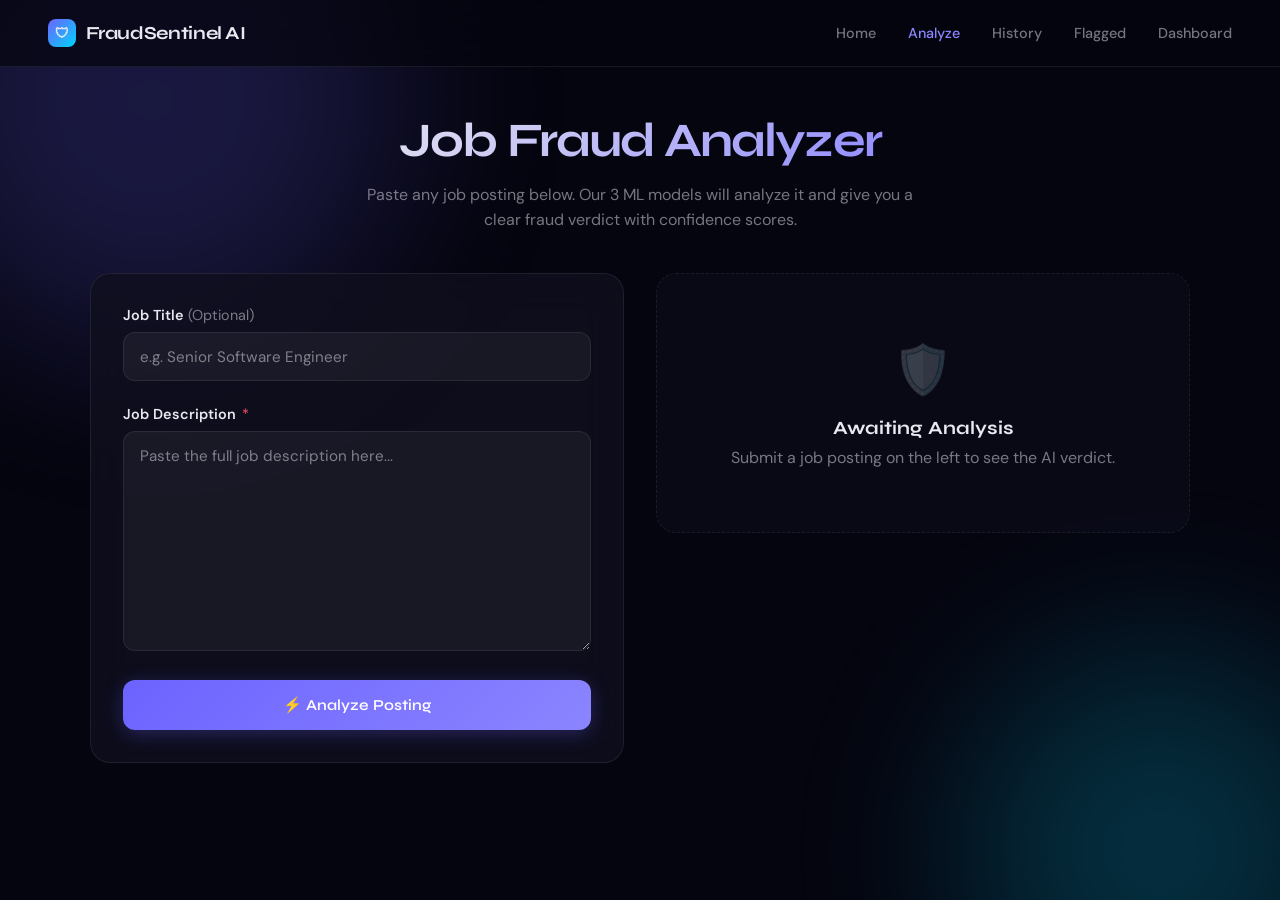
<file: templates/index.html>
<!DOCTYPE html>
<html lang="en">
<head>
<meta charset="UTF-8">
<meta name="viewport" content="width=device-width, initial-scale=1.0">
<title>FraudSentinel AI — Analyze</title>
<link href="https://fonts.googleapis.com/css2?family=Syne:wght@400;500;600;700;800&family=DM+Sans:wght@300;400;500;600;700&display=swap" rel="stylesheet">
<style>
  :root {
    --bg: #05050f;
    --card: rgba(255,255,255,0.04);
    --border: rgba(255,255,255,0.08);
    --blue: #6C63FF;
    --blue-light: #8B85FF;
    --cyan: #00D4FF;
    --red: #FF4D6D;
    --green: #00F5A0;
    --text: #E8E8F0;
    --muted: rgba(232,232,240,0.5);
  }
  *, *::before, *::after { margin: 0; padding: 0; box-sizing: border-box; }
  body {
    font-family: 'DM Sans', sans-serif;
    background: var(--bg);
    color: var(--text);
    min-height: 100vh;
    overflow-x: hidden;
  }
  /* BG orbs */
  .bg-orbs { position: fixed; inset: 0; pointer-events: none; z-index: 0; overflow: hidden; }
  .orb { position: absolute; border-radius: 50%; filter: blur(90px); opacity: 0.2; animation: drift 18s ease-in-out infinite alternate; }
  .orb-1 { width: 500px; height: 500px; background: #6C63FF; top: -150px; left: -100px; }
  .orb-2 { width: 400px; height: 400px; background: #00D4FF; bottom: -150px; right: -80px; animation-delay: -9s; }
  @keyframes drift { 0% { transform: translate(0,0); } 100% { transform: translate(30px,25px); } }

  /* NAV */
  nav {
    position: fixed; top: 0; left: 0; right: 0; z-index: 100;
    display: flex; align-items: center; justify-content: space-between;
    padding: 1.2rem 3rem;
    border-bottom: 1px solid var(--border);
    backdrop-filter: blur(20px);
    background: rgba(5,5,15,0.7);
  }
  .nav-logo {
    display: flex; align-items: center; gap: 0.6rem;
    font-family: 'Syne', sans-serif; font-weight: 700; font-size: 1.15rem;
    color: var(--text); text-decoration: none; letter-spacing: -0.02em;
  }
  .logo-shield {
    width: 28px; height: 28px;
    background: linear-gradient(135deg, var(--blue), var(--cyan));
    border-radius: 8px; display: flex; align-items: center; justify-content: center; font-size: 14px;
  }
  .nav-links { display: flex; align-items: center; gap: 2rem; }
  .nav-links a {
    color: var(--muted); text-decoration: none;
    font-size: 0.9rem; font-weight: 500; transition: color 0.2s;
  }
  .nav-links a:hover, .nav-links a.active { color: var(--blue-light); }

  /* MAIN */
  main {
    position: relative; z-index: 2;
    min-height: 100vh;
    display: flex; flex-direction: column; align-items: center;
    padding: 7rem 2rem 4rem;
  }

  .page-header { text-align: center; margin-bottom: 2.5rem; }
  .page-header h1 {
    font-family: 'Syne', sans-serif;
    font-size: clamp(1.8rem, 4vw, 3rem);
    font-weight: 700; letter-spacing: -0.04em;
    background: linear-gradient(135deg, var(--text), var(--blue-light));
    -webkit-background-clip: text; -webkit-text-fill-color: transparent; background-clip: text;
    margin-bottom: 0.8rem;
  }
  .page-header p { color: var(--muted); font-size: 1rem; max-width: 580px; line-height: 1.6; }

  /* FORM CARD */
  .form-card {
    width: 100%; max-width: 520px;
    background: rgba(15,15,30,0.8);
    border: 1px solid var(--border);
    border-radius: 20px;
    padding: 2rem;
    backdrop-filter: blur(20px);
    margin-bottom: 2rem;
  }
  .field { margin-bottom: 1.5rem; }
  .field label {
    display: block; font-size: 0.9rem; font-weight: 600;
    margin-bottom: 0.5rem; color: var(--text);
  }
  .field label span { color: var(--muted); font-weight: 400; }
  .field label .req { color: var(--red); margin-left: 2px; }
  .field input, .field textarea {
    width: 100%;
    background: rgba(255,255,255,0.05);
    border: 1px solid var(--border);
    border-radius: 12px;
    padding: 0.85rem 1rem;
    color: var(--text);
    font-family: 'DM Sans', sans-serif;
    font-size: 0.95rem;
    transition: border-color 0.2s, box-shadow 0.2s;
    outline: none;
    resize: vertical;
  }
  .field input::placeholder, .field textarea::placeholder { color: var(--muted); }
  .field input:focus, .field textarea:focus {
    border-color: rgba(108,99,255,0.5);
    box-shadow: 0 0 0 3px rgba(108,99,255,0.1);
  }
  .field textarea { min-height: 220px; }

  .btn-analyze {
    width: 100%; padding: 1rem;
    background: linear-gradient(135deg, var(--blue), var(--blue-light));
    color: white; border: none; border-radius: 12px;
    font-family: 'Syne', sans-serif; font-weight: 600; font-size: 0.95rem;
    cursor: pointer; transition: transform 0.2s, box-shadow 0.2s;
    display: flex; align-items: center; justify-content: center; gap: 0.5rem;
    box-shadow: 0 4px 20px rgba(108,99,255,0.3);
  }
  .btn-analyze:hover { transform: translateY(-2px); box-shadow: 0 8px 30px rgba(108,99,255,0.5); }
  .btn-analyze:disabled { opacity: 0.6; cursor: not-allowed; transform: none; }

  /* RESULT */
  .result-card {
    width: 100%; max-width: 520px;
    border-radius: 20px;
    padding: 2rem;
    border: 1px solid var(--border);
    backdrop-filter: blur(20px);
    display: none;
    animation: fadeUp 0.5s ease both;
  }
  .result-card.show { display: block; }
  .result-card.fraudulent { background: rgba(255,77,109,0.08); border-color: rgba(255,77,109,0.3); }
  .result-card.genuine    { background: rgba(0,245,160,0.06); border-color: rgba(0,245,160,0.3); }

  /* GRID LAYOUT AND TABS */
  .analysis-container {
    display: grid;
    grid-template-columns: 1fr 1fr;
    gap: 2rem;
    width: 100%;
    max-width: 1100px;
    margin: 0 auto;
  }
  @media (max-width: 900px) {
    .analysis-container { grid-template-columns: 1fr; }
  }
  .form-card { max-width: 100%; margin-bottom: 0; }
  .result-card { max-width: 100%; }
  .error-msg { max-width: 100%; }

  .placeholder-card {
    width: 100%; border-radius: 20px; padding: 4rem 2rem;
    background: rgba(15,15,30,0.5); border: 1px dashed var(--border);
    text-align: center; color: var(--muted);
  }
  .placeholder-card.hide { display: none; }
  .placeholder-icon { font-size: 3rem; margin-bottom: 1rem; opacity: 0.5; }
  .placeholder-card h3 { font-family: 'Syne', sans-serif; color: var(--text); margin-bottom: 0.5rem; }

  /* Tabs CSS */
  .result-tabs {
    display: flex; gap: 0.5rem; margin-bottom: 1rem; border-bottom: 1px solid var(--border); padding-bottom: 0.8rem;
  }
  .tab-btn {
    background: transparent; border: none; color: var(--muted); font-family: 'DM Sans', sans-serif;
    font-size: 0.9rem; font-weight: 600; padding: 0.6rem 1.2rem; cursor: pointer; border-radius: 8px;
    transition: all 0.2s;
  }
  .tab-btn:hover { color: var(--text); background: rgba(255,255,255,0.05); }
  .tab-btn.active { color: var(--blue-light); background: rgba(108,99,255,0.1); }
  .tab-content { display: none; animation: fadeUp 0.3s ease both; }
  .tab-content.active { display: block; }
  
  .reasons-list { list-style: none; padding: 0; margin: 0; }
  .reasons-list li {
    padding: 1rem; background: rgba(255,255,255,0.03); border-radius: 12px; margin-bottom: 0.8rem;
    font-size: 0.9rem; border-left: 3px solid var(--blue-light); color: var(--text); line-height: 1.5;
    position: relative;
  }
  .reasons-list li .flag-badge {
    position: absolute; top: 0.8rem; right: 1rem;
    font-size: 0.65rem; font-weight: 700; text-transform: uppercase;
    padding: 2px 8px; border-radius: 4px; letter-spacing: 0.05em;
  }
  .flag-high { background: rgba(255,77,109,0.2); color: var(--red); border: 1px solid rgba(255,77,109,0.3); }
  .flag-medium { background: rgba(255,165,0,0.2); color: #FFA500; border: 1px solid rgba(255,165,0,0.3); }
  .flag-low { background: rgba(108,99,255,0.2); color: var(--blue-light); border: 1px solid rgba(108,99,255,0.3); }

  .fraudulent .reasons-list li { border-left-color: var(--red); background: rgba(255,77,109,0.05); }
  .genuine .reasons-list li { border-left-color: var(--green); background: rgba(0,245,160,0.05); }

  .result-verdict {
    display: flex; align-items: center; gap: 1rem;
    margin-bottom: 1.5rem;
  }
  .verdict-icon { font-size: 2.5rem; }
  .verdict-text h2 {
    font-family: 'Syne', sans-serif; font-size: clamp(1.2rem, 2vw, 1.5rem); font-weight: 700; letter-spacing: -0.02em;
  }
  .verdict-text h2.fraud-label { color: var(--red); }
  .verdict-text h2.genuine-label { color: var(--green); }
  .verdict-text p { color: var(--muted); font-size: 0.88rem; margin-top: 0.2rem; }

  .confidence-bar-wrap { margin-bottom: 1.5rem; }
  .conf-label { display: flex; justify-content: space-between; font-size: 0.85rem; color: var(--muted); margin-bottom: 0.4rem; }
  .conf-label span:last-child { font-weight: 600; color: var(--text); }
  .conf-bar { height: 6px; background: rgba(255,255,255,0.08); border-radius: 100px; overflow: hidden; }
  .conf-fill { height: 100%; border-radius: 100px; transition: width 1s ease; }
  .fraudulent .conf-fill { background: linear-gradient(90deg, var(--red), #FF8FA3); }
  .genuine    .conf-fill { background: linear-gradient(90deg, var(--green), var(--cyan)); }

  .model-breakdown { display: grid; grid-template-columns: repeat(3, 1fr); gap: 0.8rem; }
  .model-chip {
    padding: 0.7rem; border-radius: 10px;
    background: rgba(255,255,255,0.04); border: 1px solid var(--border);
    text-align: center;
  }
  .model-chip.winner { border-color: rgba(108,99,255,0.5); background: rgba(108,99,255,0.1); }
  .chip-name { font-size: 0.72rem; color: var(--muted); font-weight: 600; letter-spacing: 0.05em; text-transform: uppercase; margin-bottom: 0.3rem; }
  .chip-label { font-size: 0.8rem; font-weight: 700; margin-bottom: 0.2rem; }
  .chip-label.fraud { color: var(--red); }
  .chip-label.genuine { color: var(--green); }
  .chip-conf { font-size: 0.75rem; color: var(--muted); }
  .chip-best { font-size: 0.65rem; color: var(--blue-light); font-weight: 600; margin-top: 0.2rem; }

  .loading { display: none; text-align: center; padding: 2rem; }
  .loading.show { display: block; }
  .spinner {
    width: 40px; height: 40px; border: 3px solid var(--border);
    border-top-color: var(--blue); border-radius: 50%;
    animation: spin 0.8s linear infinite; margin: 0 auto 1rem;
  }
  @keyframes spin { to { transform: rotate(360deg); } }
  @keyframes fadeUp { from { opacity:0; transform:translateY(20px); } to { opacity:1; transform:translateY(0); } }

  .error-msg {
    width: 100%; max-width: 520px;
    padding: 1rem 1.2rem;
    background: rgba(255,77,109,0.1); border: 1px solid rgba(255,77,109,0.3);
    border-radius: 12px; color: var(--red); font-size: 0.9rem;
    display: none; margin-bottom: 1rem;
  }
  .error-msg.show { display: block; }
</style>
</head>
<body>
<div class="bg-orbs">
  <div class="orb orb-1"></div>
  <div class="orb orb-2"></div>
</div>

<nav>
  <a href="/" class="nav-logo">
    <div class="logo-shield">🛡</div>
    FraudSentinel AI
  </a>
  <div class="nav-links">
    <a href="/">Home</a>
    <a href="/analyze" class="active">Analyze</a>
    <a href="/history">History</a>
    <a href="/flagged-ui">Flagged</a>
    <a href="/admin/stats-ui">Dashboard</a>
  </div>
</nav>

<main>
  <div class="page-header">
    <h1>Job Fraud Analyzer</h1>
    <p>Paste any job posting below. Our 3 ML models will analyze it and give you a clear fraud verdict with confidence scores.</p>
  </div>

  <div class="analysis-container">
    <div class="analysis-form-col">
      <div class="error-msg" id="errorMsg"></div>

      <div class="form-card">
        <div class="field">
          <label>Job Title <span>(Optional)</span></label>
          <input type="text" id="jobTitle" placeholder="e.g. Senior Software Engineer">
        </div>
        <div class="field">
          <label>Job Description <span class="req">*</span></label>
          <textarea id="jobDesc" placeholder="Paste the full job description here..."></textarea>
        </div>
        <button class="btn-analyze" id="analyzeBtn" onclick="analyze()">
          ⚡ Analyze Posting
        </button>
      </div>
    </div>

    <div class="analysis-result-col">
      <div class="placeholder-card" id="placeholderCard">
        <div class="placeholder-icon">🛡️</div>
        <h3>Awaiting Analysis</h3>
        <p>Submit a job posting on the left to see the AI verdict.</p>
      </div>

      <div class="loading" id="loading">
        <div class="spinner"></div>
        <p style="color:var(--muted);font-size:0.9rem">Running 3 ML models simultaneously...</p>
      </div>

      <div class="result-card" id="resultCard">
        <div class="result-verdict">
          <div class="verdict-icon" id="verdictIcon"></div>
          <div class="verdict-text">
            <h2 id="verdictLabel"></h2>
            <p id="verdictSub"></p>
          </div>
        </div>
        <div class="confidence-bar-wrap">
          <div class="conf-label">
            <span>Confidence Score</span>
            <span id="confNum"></span>
          </div>
          <div class="conf-bar">
            <div class="conf-fill" id="confFill" style="width:0%"></div>
          </div>
        </div>

        <div class="result-tabs">
          <button class="tab-btn active" onclick="switchTab('models')">Models Breakdown</button>
          <button class="tab-btn" onclick="switchTab('reasons')">Reasoning</button>
        </div>

        <div id="modelsTab" class="tab-content active">
          <div class="model-breakdown" id="modelBreakdown"></div>
        </div>

        <div id="reasonsTab" class="tab-content">
          <ul class="reasons-list" id="reasonsList"></ul>
        </div>
      </div>
    </div>
  </div>
</main>

<script>
async function analyze() {
  const title = document.getElementById('jobTitle').value.trim();
  const desc  = document.getElementById('jobDesc').value.trim();
  const errEl = document.getElementById('errorMsg');
  errEl.classList.remove('show');

  if (!desc) {
    errEl.textContent = 'Please enter a job description.';
    errEl.classList.add('show');
    return;
  }

  document.getElementById('analyzeBtn').disabled = true;
  document.getElementById('placeholderCard').classList.add('hide');
  document.getElementById('loading').classList.add('show');
  document.getElementById('resultCard').classList.remove('show');

  try {
    const res  = await fetch('/predict', {
      method: 'POST',
      headers: { 'Content-Type': 'application/json' },
      body: JSON.stringify({ title, description: desc })
    });
    const data = await res.json();

    if (!res.ok) throw new Error(data.error || 'Server error');

    showResult(data);
  } catch (e) {
    errEl.textContent = e.message;
    errEl.classList.add('show');
  } finally {
    document.getElementById('analyzeBtn').disabled = false;
    document.getElementById('loading').classList.remove('show');
  }
}

function showResult(data) {
  const card   = document.getElementById('resultCard');
  const isFraud = data.is_fraudulent;

  card.className = 'result-card show ' + (isFraud ? 'fraudulent' : 'genuine');

  document.getElementById('verdictIcon').textContent  = isFraud ? '⚠️' : '✅';
  const lbl = document.getElementById('verdictLabel');
  lbl.textContent = isFraud ? 'FRAUDULENT' : 'GENUINE';
  lbl.className   = isFraud ? 'fraud-label' : 'genuine-label';
  document.getElementById('verdictSub').textContent =
    `Best model: ${data.model_used} · Confidence: ${data.confidence}%`;

  document.getElementById('confNum').textContent = data.confidence + '%';
  setTimeout(() => {
    document.getElementById('confFill').style.width = data.confidence + '%';
  }, 100);

  const breakdown = document.getElementById('modelBreakdown');
  breakdown.innerHTML = '';
  const models = data.all_models || {};
  Object.entries(models).forEach(([name, info]) => {
    const isWinner = name === data.model_used;
    const isFr = info.label === 'Fraudulent';
    breakdown.innerHTML += `
      <div class="model-chip ${isWinner ? 'winner' : ''}">
        <div class="chip-name">${name}</div>
        <div class="chip-label ${isFr ? 'fraud' : 'genuine'}">${info.label}</div>
        <div class="chip-conf">${info.confidence}%</div>
        ${isWinner ? '<div class="chip-best">★ Selected</div>' : ''}
      </div>`;
  });

  const reasonsList = document.getElementById('reasonsList');
  reasonsList.innerHTML = '';
  
  // 1. Show Semantic Flags with Badges
  if (data.semantic_flags && data.semantic_flags.length) {
    data.semantic_flags.forEach(f => {
      reasonsList.innerHTML += `
        <li>
          <span class="flag-badge flag-${f.severity}">${f.severity} risk</span>
          <strong style="display:block;margin-bottom:4px;color:var(--text)">${f.type}</strong>
          ${f.indicator}
        </li>`;
    });
  }

  // 2. Show General Reasoning
  if (data.reasons && data.reasons.length) {
    data.reasons.forEach(r => {
      // Avoid duplicating info already in semantic flags
      if (!r.startsWith('[')) {
        reasonsList.innerHTML += `<li>${r}</li>`;
      }
    });
  }
  
  if (reasonsList.innerHTML === '') {
    reasonsList.innerHTML = `<li>No specific reasoning provided.</li>`;
  }
}

function switchTab(tabId) {
  document.querySelectorAll('.tab-btn').forEach(btn => btn.classList.remove('active'));
  document.querySelectorAll('.tab-content').forEach(content => content.classList.remove('active'));
  document.querySelector(`button[onclick="switchTab('${tabId}')"]`).classList.add('active');
  document.getElementById(tabId + 'Tab').classList.add('active');
}
</script>
</body>
</html>
</file>
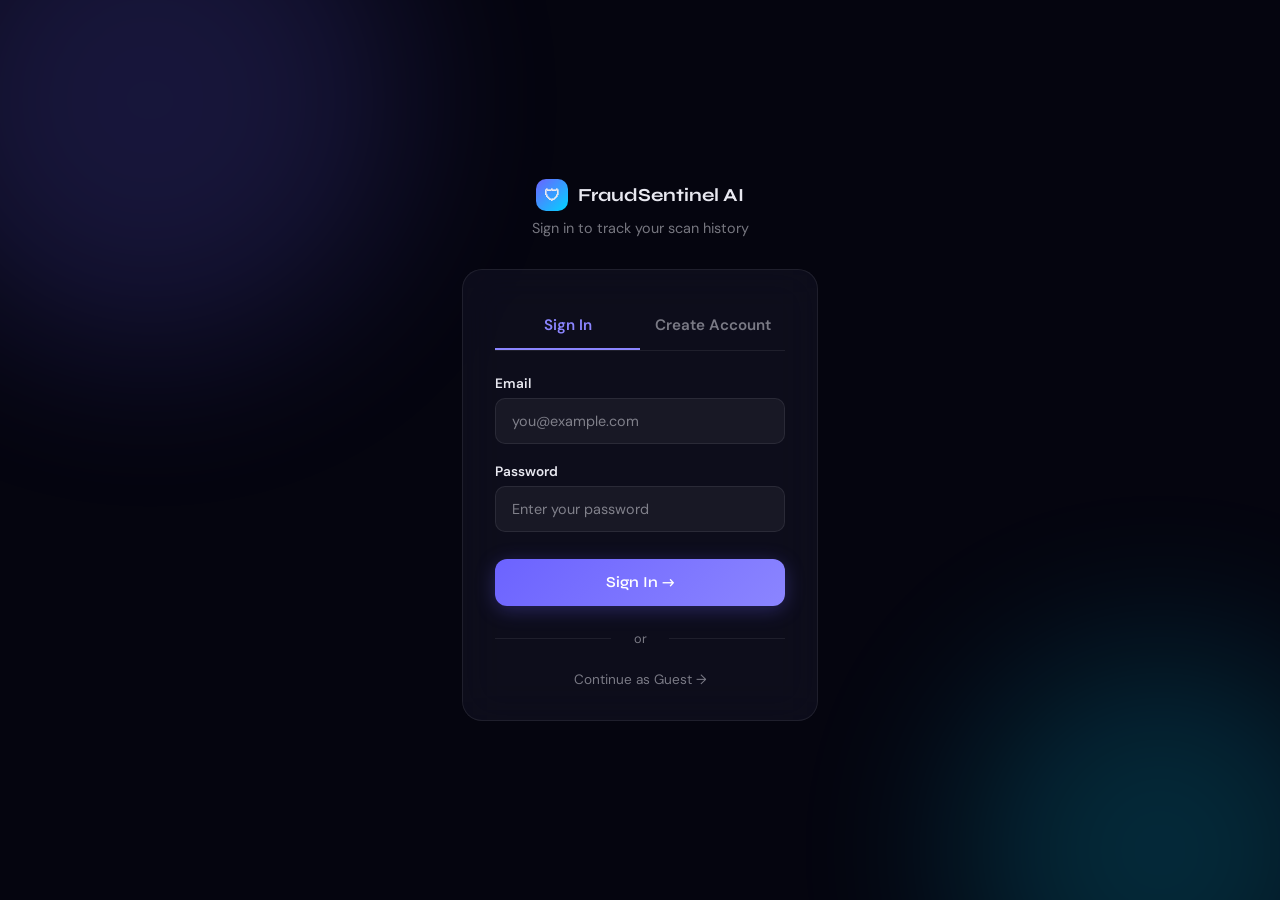
<file: templates/auth.html>
<!DOCTYPE html>
<html lang="en">
<head>
<meta charset="UTF-8">
<meta name="viewport" content="width=device-width, initial-scale=1.0">
<title>FraudSentinel AI — Sign In</title>
<link href="https://fonts.googleapis.com/css2?family=Syne:wght@400;500;600;700&family=DM+Sans:wght@300;400;500;600;700&display=swap" rel="stylesheet">
<style>
  :root {
    --bg: #05050f;
    --card: rgba(255,255,255,0.04);
    --border: rgba(255,255,255,0.08);
    --blue: #6C63FF; --blue-light: #8B85FF;
    --cyan: #00D4FF; --red: #FF4D6D; --green: #00F5A0;
    --text: #E8E8F0; --muted: rgba(232,232,240,0.5);
  }
  *, *::before, *::after { margin: 0; padding: 0; box-sizing: border-box; }
  body {
    font-family: 'DM Sans', sans-serif;
    background: var(--bg); color: var(--text);
    min-height: 100vh; overflow-x: hidden;
    display: flex; align-items: center; justify-content: center;
  }
  .bg-orbs { position: fixed; inset: 0; pointer-events: none; z-index: 0; overflow: hidden; }
  .orb { position: absolute; border-radius: 50%; filter: blur(90px); opacity: 0.18; animation: drift 18s ease-in-out infinite alternate; }
  .orb-1 { width: 500px; height: 500px; background: #6C63FF; top: -150px; left: -100px; }
  .orb-2 { width: 400px; height: 400px; background: #00D4FF; bottom: -150px; right: -80px; animation-delay: -9s; }
  @keyframes drift { 0%{transform:translate(0,0)} 100%{transform:translate(30px,25px)} }

  .auth-container {
    position: relative; z-index: 2;
    width: 100%; max-width: 420px; padding: 2rem;
  }

  .logo-block {
    text-align: center; margin-bottom: 2rem;
  }
  .logo-block a {
    display: inline-flex; align-items: center; gap: 0.6rem;
    font-family: 'Syne', sans-serif; font-weight: 700; font-size: 1.15rem;
    color: var(--text); text-decoration: none;
  }
  .logo-shield {
    width: 32px; height: 32px;
    background: linear-gradient(135deg, var(--blue), var(--cyan));
    border-radius: 10px; display: flex; align-items: center; justify-content: center; font-size: 16px;
  }
  .logo-block p { color: var(--muted); font-size: 0.9rem; margin-top: 0.5rem; }

  .auth-card {
    background: rgba(15,15,30,0.8);
    border: 1px solid var(--border);
    border-radius: 20px;
    padding: 2rem;
    backdrop-filter: blur(20px);
  }

  .tabs {
    display: flex; border-bottom: 1px solid var(--border); margin-bottom: 1.5rem;
  }
  .tab-btn {
    flex: 1; background: transparent; border: none; padding: 0.8rem;
    font-family: 'DM Sans', sans-serif; font-size: 0.95rem; font-weight: 600;
    color: var(--muted); cursor: pointer; transition: all 0.2s;
    border-bottom: 2px solid transparent;
  }
  .tab-btn.active { color: var(--blue-light); border-bottom-color: var(--blue-light); }
  .tab-btn:hover { color: var(--text); }

  .tab-panel { display: none; }
  .tab-panel.active { display: block; animation: fadeUp 0.3s ease; }

  .field { margin-bottom: 1.2rem; }
  .field label {
    display: block; font-size: 0.85rem; font-weight: 600;
    margin-bottom: 0.4rem; color: var(--text);
  }
  .field input {
    width: 100%;
    background: rgba(255,255,255,0.05);
    border: 1px solid var(--border);
    border-radius: 10px;
    padding: 0.8rem 1rem;
    color: var(--text);
    font-family: 'DM Sans', sans-serif;
    font-size: 0.9rem;
    outline: none;
    transition: border-color 0.2s, box-shadow 0.2s;
  }
  .field input:focus {
    border-color: rgba(108,99,255,0.5);
    box-shadow: 0 0 0 3px rgba(108,99,255,0.1);
  }
  .field input::placeholder { color: var(--muted); }

  .btn-submit {
    width: 100%; padding: 0.9rem;
    background: linear-gradient(135deg, var(--blue), var(--blue-light));
    color: white; border: none; border-radius: 12px;
    font-family: 'Syne', sans-serif; font-weight: 600; font-size: 0.95rem;
    cursor: pointer; transition: transform 0.2s, box-shadow 0.2s;
    box-shadow: 0 4px 20px rgba(108,99,255,0.3);
    margin-top: 0.5rem;
  }
  .btn-submit:hover { transform: translateY(-2px); box-shadow: 0 8px 30px rgba(108,99,255,0.5); }

  .msg {
    padding: 0.8rem; border-radius: 10px; font-size: 0.85rem; margin-bottom: 1rem; display: none;
  }
  .msg.show { display: block; animation: fadeUp 0.3s ease; }
  .msg.success { background: rgba(0,245,160,0.1); border: 1px solid rgba(0,245,160,0.3); color: var(--green); }
  .msg.error { background: rgba(255,77,109,0.1); border: 1px solid rgba(255,77,109,0.3); color: var(--red); }

  .divider {
    text-align: center; color: var(--muted); font-size: 0.8rem; margin: 1.5rem 0;
    position: relative;
  }
  .divider::before, .divider::after {
    content: ''; position: absolute; top: 50%; width: 40%; height: 1px;
    background: var(--border);
  }
  .divider::before { left: 0; }
  .divider::after { right: 0; }

  .guest-link {
    display: block; text-align: center; color: var(--muted); font-size: 0.85rem;
    text-decoration: none; transition: color 0.2s;
  }
  .guest-link:hover { color: var(--blue-light); }

  @keyframes fadeUp { from { opacity:0; transform:translateY(12px); } to { opacity:1; transform:translateY(0); } }
</style>
</head>
<body>
<div class="bg-orbs">
  <div class="orb orb-1"></div>
  <div class="orb orb-2"></div>
</div>

<div class="auth-container">
  <div class="logo-block">
    <a href="/">
      <div class="logo-shield">🛡</div>
      FraudSentinel AI
    </a>
    <p>Sign in to track your scan history</p>
  </div>

  <div class="auth-card">
    <div class="msg" id="authMsg"></div>

    <div class="tabs">
      <button class="tab-btn active" onclick="switchAuthTab('login')">Sign In</button>
      <button class="tab-btn" onclick="switchAuthTab('register')">Create Account</button>
    </div>

    <!-- LOGIN -->
    <div class="tab-panel active" id="loginPanel">
      <div class="field">
        <label>Email</label>
        <input type="email" id="loginEmail" placeholder="you@example.com">
      </div>
      <div class="field">
        <label>Password</label>
        <input type="password" id="loginPassword" placeholder="Enter your password">
      </div>
      <button class="btn-submit" onclick="doLogin()">Sign In →</button>
    </div>

    <!-- REGISTER -->
    <div class="tab-panel" id="registerPanel">
      <div class="field">
        <label>Username</label>
        <input type="text" id="regUsername" placeholder="Choose a username">
      </div>
      <div class="field">
        <label>Email</label>
        <input type="email" id="regEmail" placeholder="you@example.com">
      </div>
      <div class="field">
        <label>Password</label>
        <input type="password" id="regPassword" placeholder="Create a password (min 6 chars)">
      </div>
      <button class="btn-submit" onclick="doRegister()">Create Account →</button>
    </div>

    <div class="divider">or</div>
    <a href="/analyze" class="guest-link">Continue as Guest →</a>
  </div>
</div>

<script>
function switchAuthTab(tab) {
  document.querySelectorAll('.tab-btn').forEach(b => b.classList.remove('active'));
  document.querySelectorAll('.tab-panel').forEach(p => p.classList.remove('active'));
  document.querySelector(`button[onclick="switchAuthTab('${tab}')"]`).classList.add('active');
  document.getElementById(tab + 'Panel').classList.add('active');
  hideMsg();
}

function showMsg(text, type) {
  const el = document.getElementById('authMsg');
  el.textContent = text;
  el.className = 'msg show ' + type;
}
function hideMsg() {
  document.getElementById('authMsg').className = 'msg';
}

async function doLogin() {
  const email = document.getElementById('loginEmail').value.trim();
  const password = document.getElementById('loginPassword').value.trim();
  if (!email || !password) { showMsg('Please fill in all fields.', 'error'); return; }

  try {
    const res = await fetch('/login', {
      method: 'POST',
      headers: { 'Content-Type': 'application/json' },
      body: JSON.stringify({ email, password })
    });
    const data = await res.json();
    if (res.ok) {
      showMsg(`Welcome back, ${data.username}! Redirecting...`, 'success');
      setTimeout(() => window.location.href = '/analyze', 1000);
    } else {
      showMsg(data.error || 'Login failed.', 'error');
    }
  } catch(e) {
    showMsg('Connection error. Is the server running?', 'error');
  }
}

async function doRegister() {
  const username = document.getElementById('regUsername').value.trim();
  const email = document.getElementById('regEmail').value.trim();
  const password = document.getElementById('regPassword').value.trim();
  if (!username || !email || !password) { showMsg('Please fill in all fields.', 'error'); return; }
  if (password.length < 6) { showMsg('Password must be at least 6 characters.', 'error'); return; }

  try {
    const res = await fetch('/register', {
      method: 'POST',
      headers: { 'Content-Type': 'application/json' },
      body: JSON.stringify({ username, email, password })
    });
    const data = await res.json();
    if (res.ok) {
      showMsg('Account created! You can now sign in.', 'success');
      setTimeout(() => switchAuthTab('login'), 1500);
    } else {
      showMsg(data.error || 'Registration failed.', 'error');
    }
  } catch(e) {
    showMsg('Connection error. Is the server running?', 'error');
  }
}
</script>
</body>
</html>
</file>
